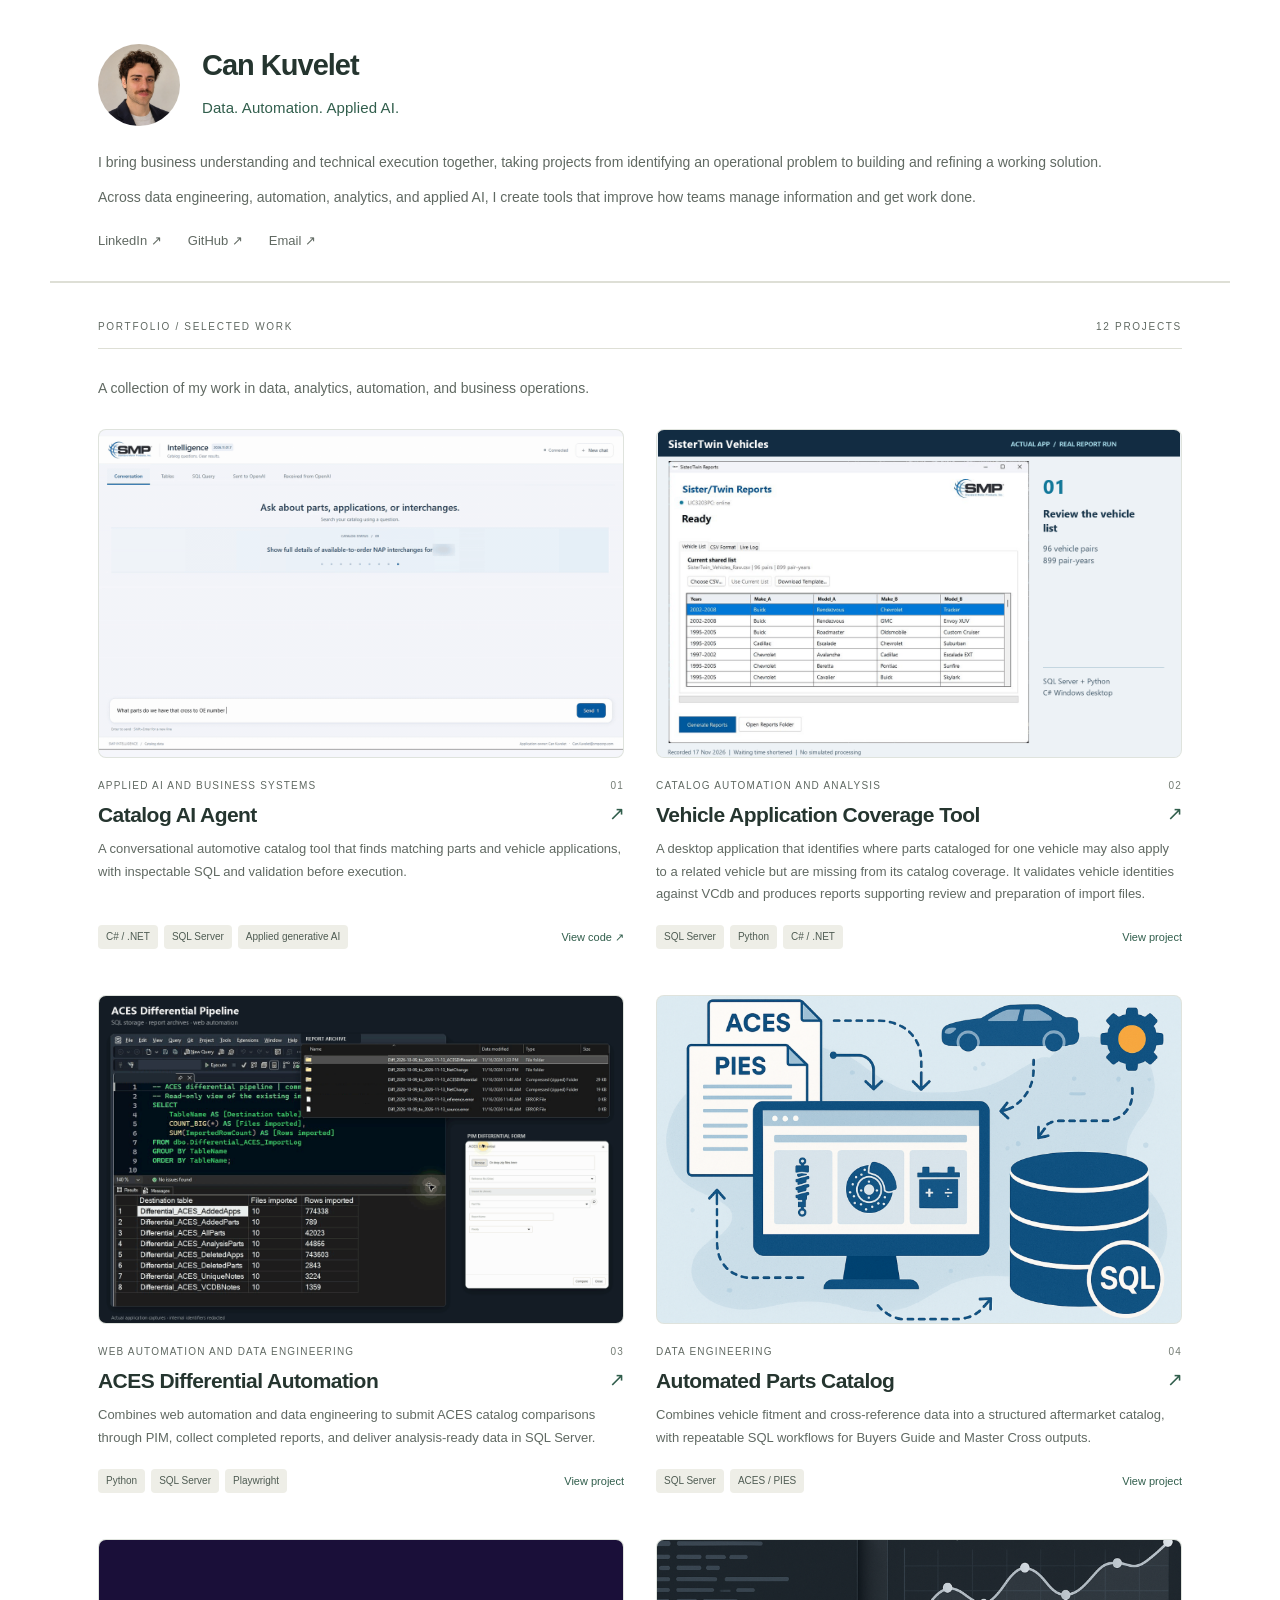
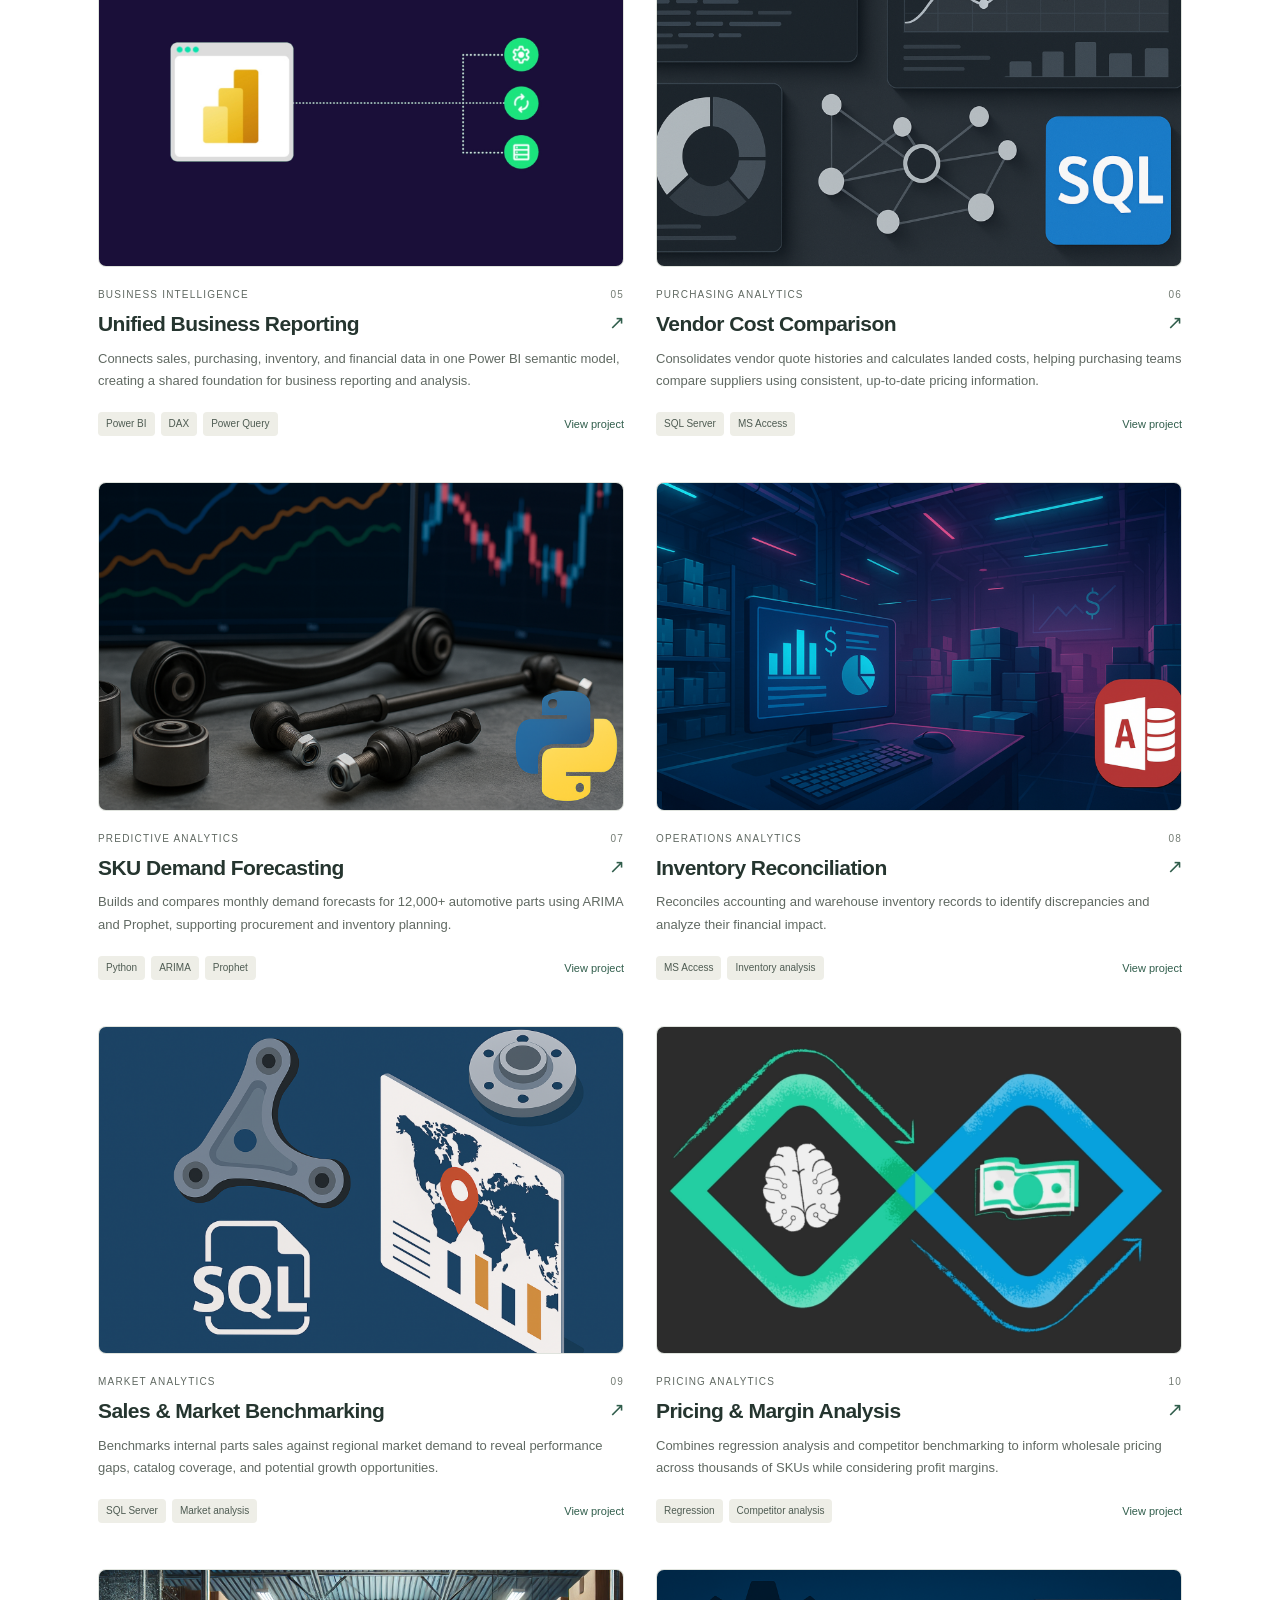
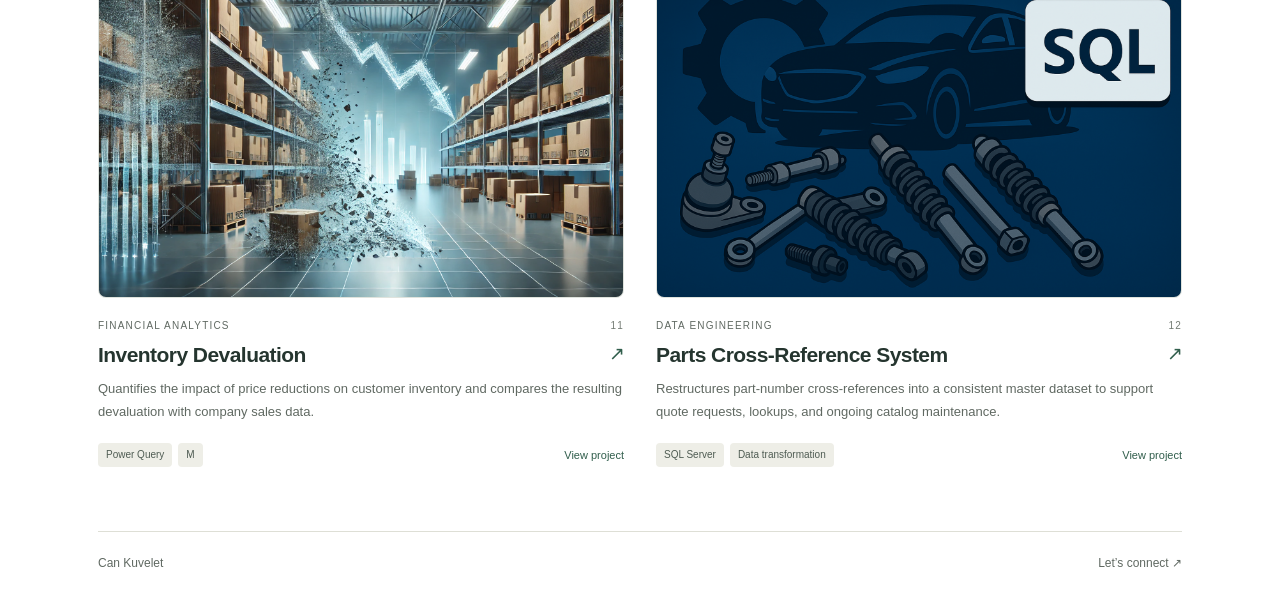
<file: index.html>
<!doctype html>
<html lang="en">
<head>
  <meta charset="utf-8">
  <meta name="viewport" content="width=device-width, initial-scale=1">
  <meta name="description" content="Can Kuvelet builds data systems, workflow automation, and business applications. Explore projects in SQL, Python, Power BI, forecasting, and operations.">
  <meta name="theme-color" content="#ffffff">
  <meta property="og:title" content="Can Kuvelet — Data, Automation & Applied AI">
  <meta property="og:description" content="Bringing business understanding and technical execution together. Explore my projects in data, automation, and analytics.">
  <meta property="og:type" content="website">
  <meta property="og:url" content="https://kuvelet.github.io/portfolio/">
  <title>Can Kuvelet — Data, Automation & Applied AI</title>
  <link rel="icon" href="data:image/svg+xml,%3Csvg xmlns='http://www.w3.org/2000/svg' viewBox='0 0 48 48'%3E%3Crect width='48' height='48' rx='12' fill='%23243e36'/%3E%3Ctext x='24' y='31' text-anchor='middle' font-family='Arial' font-size='23' fill='%23ffffff'%3ECK%3C/text%3E%3C/svg%3E">
  <link rel="stylesheet" href="assets/css/portfolio.css?v=vehicle-coverage-20261118">
  <script src="assets/js/portfolio.js?v=aces-workspace-gif-20261119" defer></script>
</head>
<body>
  <a class="skip-link" href="#work">Skip to projects</a>
  <div class="layout">
    <header class="profile">
      <div class="profile-content">
        <img class="portrait" src="images/can-kuvelet-profile.jpg" width="100" height="100" alt="Can Kuvelet">
        <h1>Can Kuvelet</h1>
        <p class="specialties">Data. Automation. Applied AI.</p>
        <div class="bio">
          <p>I bring business understanding and technical execution together, taking projects from identifying an operational problem to building and refining a working solution.</p>
          <p>Across data engineering, automation, analytics, and applied AI, I create tools that improve how teams manage information and get work done.</p>
        </div>
      </div>
      <nav class="social-links" aria-label="Contact and profiles">
        <a href="https://www.linkedin.com/in/cankuvelet/" target="_blank" rel="noopener noreferrer">LinkedIn <span aria-hidden="true">↗</span></a>
        <a href="https://github.com/Kuvelet" target="_blank" rel="noopener noreferrer">GitHub <span aria-hidden="true">↗</span></a>
        <a href="mailto:cankuvelet@gmail.com">Email <span aria-hidden="true">↗</span></a>
      </nav>
    </header>
    <main id="work" tabindex="-1">
      <div class="section-label"><h2>Portfolio / Selected work</h2><span class="project-count" aria-live="polite"></span></div>
      <div class="work-heading">
        <p>A collection of my work in data, analytics, automation, and business operations.</p>
      </div>
      <div class="project-grid" id="projects" aria-label="Portfolio projects"></div>
      <p id="load-status" role="status">Loading projects…</p>
      <noscript><p>Visit <a href="https://github.com/Kuvelet">my GitHub profile</a> to explore my projects, or enable JavaScript to view the project gallery.</p></noscript>
      <footer class="work-footer"><span>Can Kuvelet</span><a href="mailto:cankuvelet@gmail.com">Let’s connect <span aria-hidden="true">↗</span></a></footer>
    </main>
  </div>
</body>
</html>
</file>
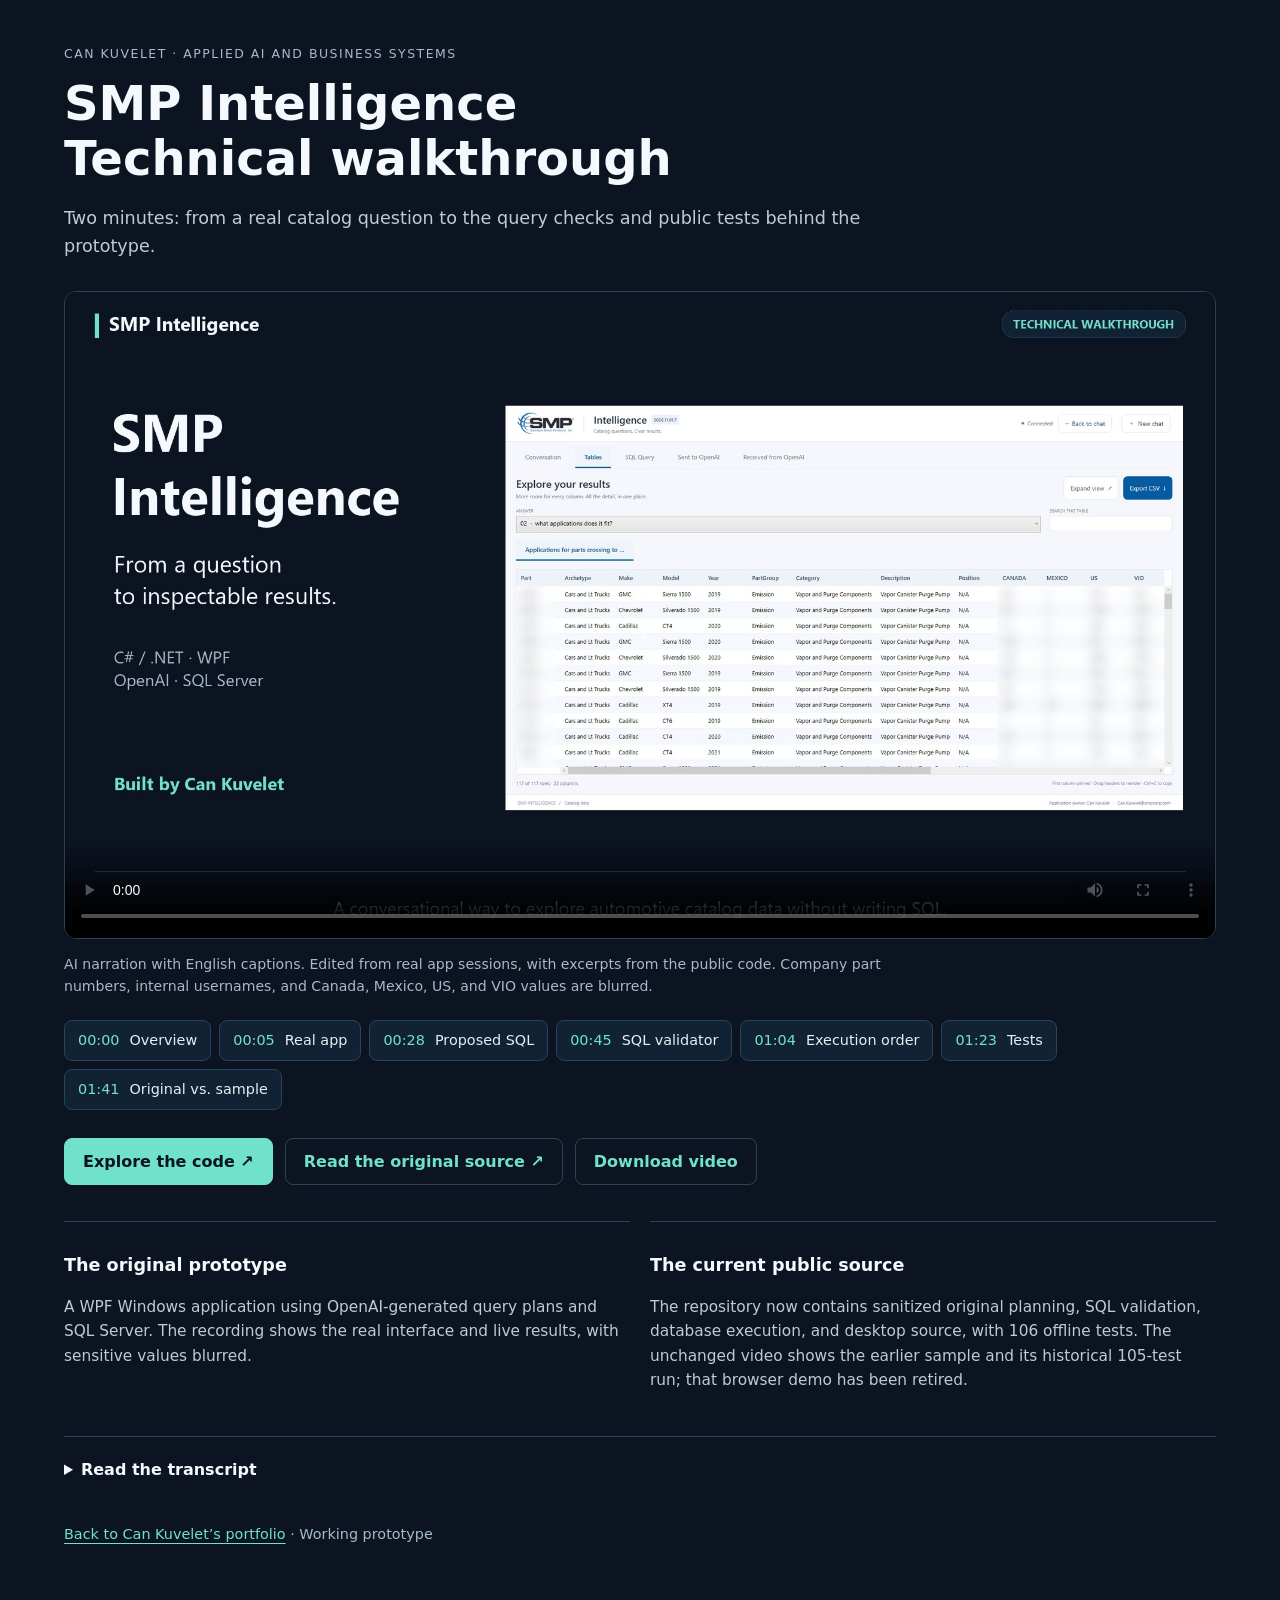
<file: walkthrough/index.html>
<!doctype html>
<html lang="en"><head><meta charset="utf-8"><meta name="viewport" content="width=device-width,initial-scale=1">
<title>SMP Intelligence — Technical walkthrough | Can Kuvelet</title>
<meta name="description" content="A two-minute walkthrough of the real SMP Intelligence prototype, its SQL validator, public code, and automated tests.">
<style>
:root{color-scheme:dark;font-family:Segoe UI,system-ui,sans-serif;color:#f5f8fc;background:#0b1420;line-height:1.6}
*{box-sizing:border-box}body{margin:0}main{max-width:1200px;margin:auto;padding:44px 24px 70px}a{color:#70e1ca;text-underline-offset:4px}a:hover{color:white}
.eyebrow{font-size:.78rem;letter-spacing:.12em;text-transform:uppercase;color:#a6bacb}h1{font-size:clamp(1.8rem,4.5vw,3rem);line-height:1.15;margin:12px 0 18px}p{max-width:850px;color:#bccbd7}.intro{font-size:1.1rem}
video{width:100%;aspect-ratio:16/9;display:block;background:#080e16;border:1px solid #294358;border-radius:12px;margin-top:30px}.note{font-size:.88rem;color:#a6bacb}
.chapters{display:flex;flex-wrap:wrap;gap:8px;margin:22px 0 28px}.chapters button{font:inherit;font-size:.9rem;color:#e5eef5;background:#112234;border:1px solid #294358;padding:8px 13px;border-radius:8px;cursor:pointer}.chapters span{color:#70e1ca;padding-right:10px}.chapters button:hover,.chapters button:focus-visible{border-color:#70e1ca;background:#1d3c49}
.links{display:flex;flex-wrap:wrap;gap:12px}.links a{display:block;text-decoration:none;font-weight:600;border:1px solid #294358;padding:10px 18px;border-radius:8px}.links a:first-child{background:#70e1ca;color:#0b1420;border-color:#70e1ca}.compare{display:grid;grid-template-columns:1fr 1fr;gap:20px;margin-top:36px}.compare section{border-top:1px solid #294358;padding-top:14px}.compare h2{font-size:1.1rem}.compare p{font-size:.96rem}details{margin-top:28px;border-top:1px solid #294358;padding-top:20px}summary{cursor:pointer;font-weight:600}details p strong{color:#70e1ca;padding-right:10px}footer{margin-top:40px;color:#a6bacb;font-size:.9rem}button:focus-visible,a:focus-visible,summary:focus-visible{outline:2px solid #70e1ca;outline-offset:4px}@media(max-width:640px){main{padding:26px 16px 44px}.compare{grid-template-columns:1fr}.chapters{gap:6px}.chapters button{font-size:.82rem}}
</style></head><body><main>
<div class="eyebrow">Can Kuvelet · Applied AI and business systems</div>
<h1>SMP Intelligence<br>Technical walkthrough</h1>
<p class="intro">Two minutes: from a real catalog question to the query checks and public tests behind the prototype.</p>
<video controls playsinline preload="metadata" poster="poster.jpg" aria-label="Two-minute SMP Intelligence technical walkthrough">
<source src="smp-technical-walkthrough.mp4?v=voiceover-1" type="video/mp4"><track kind="captions" src="captions.vtt?v=voiceover-1" srclang="en" label="English">
Your browser does not support inline video. <a href="smp-technical-walkthrough.mp4">Download the walkthrough.</a></video>
<p class="note">AI narration with English captions. Edited from real app sessions, with excerpts from the public code. Company part numbers, internal usernames, and Canada, Mexico, US, and VIO values are blurred.</p>
<nav class="chapters" aria-label="Video chapters"><button type="button" data-time="0"><span>00:00</span>Overview</button><button type="button" data-time="5"><span>00:05</span>Real app</button><button type="button" data-time="28.133333"><span>00:28</span>Proposed SQL</button><button type="button" data-time="45"><span>00:45</span>SQL validator</button><button type="button" data-time="64"><span>01:04</span>Execution order</button><button type="button" data-time="83"><span>01:23</span>Tests</button><button type="button" data-time="101"><span>01:41</span>Original vs. sample</button></nav>
<div class="links"><a href="https://github.com/Kuvelet/SMP-Intelligence">Explore the code ↗</a><a href="https://github.com/Kuvelet/SMP-Intelligence/blob/main/docs/source-guide.md">Read the original source ↗</a><a href="smp-technical-walkthrough.mp4" download>Download video</a></div>
<div class="compare"><section><h2>The original prototype</h2><p>A WPF Windows application using OpenAI-generated query plans and SQL Server. The recording shows the real interface and live results, with sensitive values blurred.</p></section><section><h2>The current public source</h2><p>The repository now contains sanitized original planning, SQL validation, database execution, and desktop source, with 106 offline tests. The unchanged video shows the earlier sample and its historical 105-test run; that browser demo has been retired.</p></section></div>
<details><summary>Read the transcript</summary><p><strong>00:00</strong> SMP Intelligence makes catalog lookups conversational.</p><p><strong>00:05</strong> Here&#x27;s the real Windows prototype. I ask which parts cross to an original equipment number.</p><p><strong>00:14</strong> The matching parts appear in a conversation and a results table.</p><p><strong>00:20</strong> Then I ask which vehicles they fit. Part numbers, usernames, and vehicle counts are blurred.</p><p><strong>00:28</strong> The SQL tab shows the query proposed by the model. The backend checks it before execution.</p><p><strong>00:37</strong> OpenAI proposes SQL. The database returns records, which stay local rather than going back to the model.</p><p><strong>00:45</strong> Here&#x27;s the public validator, adapted from the prototype. It parses the SQL and requires one SELECT statement per result.</p><p><strong>00:54</strong> The checks limit which tables, functions, and SQL operations are allowed. Unsupported queries are rejected.</p><p><strong>01:04</strong> The order matters. This pipeline validates the entire plan before making any database calls.</p><p><strong>01:14</strong> So if the second query fails validation, the first query doesn&#x27;t run either. No partial execution.</p><p><strong>01:23</strong> This test checks exactly that. It supplies an invalid second query, then verifies that the database executor was called zero times.</p><p><strong>01:33</strong> All 105 tests passed. They verify specific behaviors, not the accuracy of every AI answer.</p><p><strong>01:41</strong> The original uses OpenAI, SQL Server, and WPF. The public sample uses an offline planner and fictional data, without company access.</p><p><strong>01:53</strong> Explore the code, run the tests, or try the browser demo. This is a working prototype.</p><p><a href="narration.txt" download>Download the transcript</a></p></details>
<footer><a href="https://kuvelet.github.io/portfolio/">Back to Can Kuvelet’s portfolio</a> · Working prototype</footer>
</main><script>const video=document.querySelector('video');document.querySelectorAll('[data-time]').forEach(button=>button.addEventListener('click',()=>{video.currentTime=Number(button.dataset.time);video.focus();}));</script></body></html>
</file>
<file: assets/css/portfolio.css>
/* Top profile layout shared by desktop and mobile. */
:root{color-scheme:light;--paper:#ffffff;--sidebar:#ffffff;--ink:#25352f;--muted:#606962;--line:#dedfd6;--accent:#315e4c;--tag:#eeeee7;font-family:Inter,-apple-system,BlinkMacSystemFont,"Segoe UI",sans-serif;color:var(--ink);background:var(--paper);font-synthesis:none}
*{box-sizing:border-box}
body{margin:0;-webkit-font-smoothing:antialiased}
a{color:inherit;text-decoration:none}
button,a{-webkit-tap-highlight-color:transparent}
a:focus-visible,button:focus-visible{outline:3px solid var(--accent);outline-offset:5px;border-radius:3px}
.skip-link{position:absolute;left:16px;top:12px;z-index:10;transform:translateY(-160%);padding:12px 18px;background:var(--ink);color:#fff}
.skip-link:focus{transform:translateY(0)}
.layout{display:grid;grid-template-columns:320px minmax(0,1fr);max-width:1800px;margin:auto}
.profile{position:sticky;top:0;align-self:start;min-height:100svh;padding:32px 36px;background:var(--sidebar);border-right:1px solid var(--line);display:flex;flex-direction:column}
.profile-content{margin:0 0 40px}
.portrait{width:86px;height:86px;border-radius:50%;object-fit:cover;object-position:center;display:block;margin-bottom:24px}
h1{font-size:27px;font-weight:600;letter-spacing:-1px;margin:0 0 12px;line-height:1.2}
.specialties{font-size:15px;line-height:1.6;letter-spacing:.1px;color:var(--accent);font-weight:500;margin:0 0 26px}
.bio{font-size:14px;line-height:1.8;color:var(--muted)}
.bio p{margin:0 0 16px;text-wrap:balance}
.social-links{margin-top:auto;display:flex;gap:19px;flex-wrap:wrap;padding-top:22px}
.social-links a{font-size:12px;line-height:24px;color:var(--muted)}
.social-links a:hover{color:var(--accent);text-decoration:underline;text-underline-offset:4px}
main{min-width:0;padding:44px clamp(28px,4.1vw,76px) 28px}
.section-label{display:flex;justify-content:space-between;gap:20px;font-size:10px;line-height:1.5;letter-spacing:1.7px;text-transform:uppercase;color:var(--muted);border-bottom:1px solid var(--line);padding-bottom:14px}
.project-count{white-space:nowrap}
.work-heading{padding:26px 0 30px}
.section-label h2{font:inherit;letter-spacing:inherit;margin:0}
.work-heading>p{font-size:14px;line-height:1.7;color:var(--muted);margin:0;max-width:none}
.project-grid{display:grid;grid-template-columns:repeat(2,minmax(0,1fr));gap:46px 28px}
.project{min-width:0;display:flex;flex-direction:column}
.project-link{display:flex;flex-direction:column;flex:1;border-radius:8px}
.project-image-wrap{aspect-ratio:16/10;background:#e4e8e2;border-radius:8px;overflow:hidden;border:1px solid #00000006}
.project-image{display:block;width:100%;height:100%;object-fit:cover;transition:transform .3s ease}
.project-image[src*="sistertwin-live"]{object-fit:contain;background:#edf2f6}
.project-link:hover .project-image{transform:scale(1.035)}
.project-meta{display:flex;gap:10px;align-items:center;justify-content:space-between;margin:20px 0 9px;font-size:10px;line-height:1.5;text-transform:uppercase;letter-spacing:1.2px;color:var(--muted)}
.project-number{font-variant-numeric:tabular-nums;color:#747c74}
h3{font-size:21px;line-height:1.25;font-weight:550;letter-spacing:-.55px;margin:0 0 10px;display:flex;gap:14px;justify-content:space-between;align-items:flex-start}
.project-arrow{font-size:19px;font-weight:400;color:var(--accent);transition:transform .2s;flex-shrink:0}
.project-link:hover .project-arrow{transform:translate(2px,-2px)}
.project-description{font-size:13px;line-height:1.75;color:var(--muted);margin:0 0 18px}
.project-bottom{display:flex;justify-content:space-between;gap:12px;align-items:center;margin-top:auto;padding-top:1px}
.tags{list-style:none;margin:0;padding:0;display:flex;gap:6px;flex-wrap:wrap}
.tags li{font-size:10px;line-height:1.4;padding:5px 8px;background:var(--tag);color:#4f5c53;border-radius:4px}
.project-action{font-size:11px;white-space:nowrap;color:var(--accent)}
.project-demo-row{display:flex;align-items:center;gap:12px;margin-top:16px;flex-wrap:wrap}
.project-demo{display:inline-flex;align-items:center;padding:10px 16px;border-radius:5px;background:var(--accent);color:#fff;font-size:12px;font-weight:600}
.project-demo:hover{background:#254b3b}
.project-demo-hint{font-size:11px;color:var(--muted)}
#load-status{font-size:14px;color:var(--muted)}
#load-status a,noscript a{text-decoration:underline;text-underline-offset:3px}
.work-footer{border-top:1px solid var(--line);margin-top:64px;padding-top:24px;display:flex;justify-content:space-between;gap:16px;color:var(--muted);font-size:12px}
.work-footer a:hover{color:var(--accent)}
.layout{display:block}.profile{position:relative;min-height:auto;padding:28px 32px 24px;border-right:0;border-bottom:2px solid var(--line)}.profile-content{margin:0 0 20px;display:grid;grid-template-columns:82px 1fr;column-gap:22px;align-items:start}.portrait{grid-column:1;grid-row:1/3;margin:0;width:82px;height:82px}h1{grid-column:2;margin:4px 0 7px;font-size:29px}.specialties{grid-column:2;margin:0}.specialties br{display:none}.bio{grid-column:1/-1;max-width:680px;margin-top:24px;font-size:14px;line-height:1.75}.bio p{margin-bottom:10px}.bio p:last-child{margin-bottom:0}.social-links{padding-top:0;gap:26px}.social-links a{font-size:13px}main{padding:30px 32px}.work-heading{padding:28px 0}.project-grid{gap:38px 24px}
@media(min-width:901px){.layout{max-width:1180px}.profile{padding:44px 48px 28px}.bio{max-width:none}.bio p{text-wrap:wrap}main{padding:36px 48px 28px}.project-grid{gap:46px 32px}}
@media(max-width:560px){.profile{padding:24px}.profile-content{column-gap:18px;grid-template-columns:66px 1fr}.portrait{width:66px;height:66px}h1{font-size:26px}.specialties{font-size:13px}.specialties br{display:block}.bio{font-size:13px;line-height:1.8}main{padding:28px 24px}.section-label{letter-spacing:1px;font-size:9px;gap:8px}.work-heading>p{font-size:13px}.project-grid{grid-template-columns:1fr;gap:38px}.project-image-wrap{aspect-ratio:16/10}.project-meta{margin-top:17px}h3{font-size:22px}.project-description{font-size:14px}.project-action{font-size:12px}.tags li{font-size:11px}.work-footer{margin-top:42px}}
@media(prefers-reduced-motion:reduce){*,*::before,*::after{transition:none!important;scroll-behavior:auto!important}}
</file>
